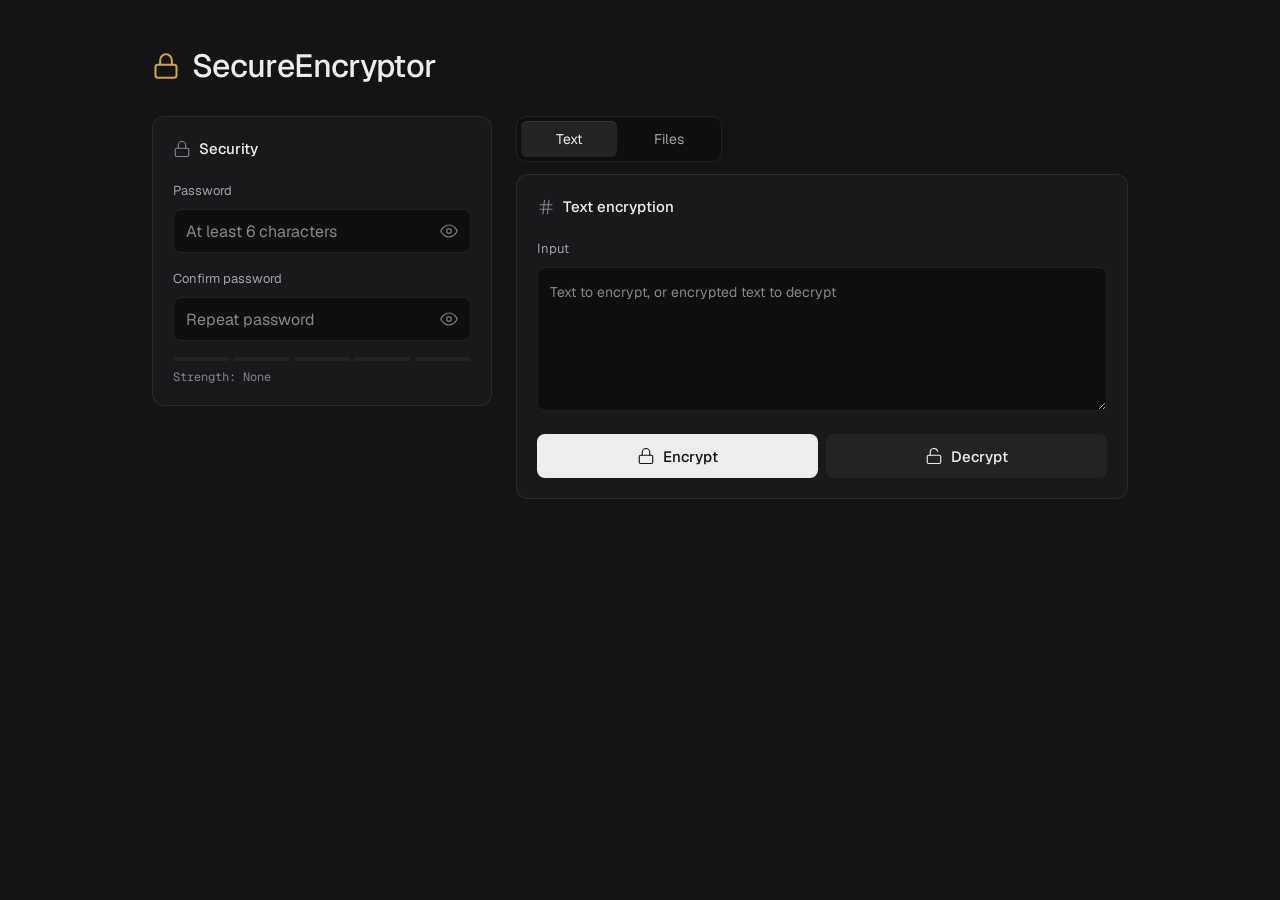
<file: index.html>
<!DOCTYPE html>
<html lang="en">
<head>
    <meta charset="UTF-8">
    <meta name="viewport" content="width=device-width, initial-scale=1.0">
    <meta name="description" content="SecureEncryptor - AES-256-GCM encryption in your browser. Nothing is sent to a server.">
    <meta name="theme-color" content="#141415">
    <title>SecureEncryptor</title>

    <link rel="preload" href="assets/fonts/geist-latin-wght-normal.woff2" as="font" type="font/woff2" crossorigin>
    <link rel="stylesheet" href="css/style.css">
    <link rel="manifest" href="manifest.json">
    <link rel="icon" type="image/svg+xml" href="assets/icon.svg">
</head>
<body>
    <div class="container">
        <header>
            <div class="title-row">
                <svg class="logo" viewBox="0 0 24 24" aria-hidden="true">
                    <rect x="3" y="11" width="18" height="11" rx="2" ry="2"/>
                    <path d="M7 11V7a5 5 0 0 1 10 0v4"/>
                </svg>
                <h1>SecureEncryptor</h1>
            </div>
        </header>

        <div id="alert" class="alert" role="alert" aria-live="polite"></div>

        <div class="layout">
            <!-- Security Card -->
            <section class="card">
                <h2 class="card-title">
                    <svg class="i" viewBox="0 0 24 24" aria-hidden="true">
                        <rect x="3" y="11" width="18" height="11" rx="2" ry="2"/>
                        <path d="M7 11V7a5 5 0 0 1 10 0v4"/>
                    </svg>
                    Security
                </h2>

                <div class="form-group">
                    <label for="password">Password</label>
                    <div class="password-wrapper">
                        <input type="password" id="password" placeholder="At least 6 characters" autocomplete="new-password">
                        <button type="button" class="toggle-password" onclick="app.togglePassword('password')" aria-label="Show password">
                            <svg class="i" viewBox="0 0 24 24" aria-hidden="true">
                                <path d="M1 12s4-8 11-8 11 8 11 8-4 8-11 8-11-8-11-8z"/>
                                <circle cx="12" cy="12" r="3"/>
                            </svg>
                        </button>
                    </div>
                </div>

                <div class="form-group">
                    <label for="confirmPassword">Confirm password</label>
                    <div class="password-wrapper">
                        <input type="password" id="confirmPassword" placeholder="Repeat password" autocomplete="new-password">
                        <button type="button" class="toggle-password" onclick="app.togglePassword('confirmPassword')" aria-label="Show password">
                            <svg class="i" viewBox="0 0 24 24" aria-hidden="true">
                                <path d="M1 12s4-8 11-8 11 8 11 8-4 8-11 8-11-8-11-8z"/>
                                <circle cx="12" cy="12" r="3"/>
                            </svg>
                        </button>
                    </div>
                </div>

                <div class="strength">
                    <div class="pins" id="strengthPins" role="progressbar" aria-label="Password strength" aria-valuenow="0" aria-valuemin="0" aria-valuemax="100" data-level="0">
                        <i></i><i></i><i></i><i></i><i></i>
                    </div>
                    <div class="strength-text" id="strengthText">Strength: None</div>
                </div>
            </section>

            <main>
                <!-- Tabs -->
                <nav class="tabs" role="tablist" aria-label="Encryption modes">
                    <button class="tab active" role="tab" aria-selected="true" id="tab-text" onclick="app.switchTab('text')">Text</button>
                    <button class="tab" role="tab" aria-selected="false" id="tab-file" onclick="app.switchTab('file')">Files</button>
                </nav>

                <!-- Text Tab -->
                <section id="textTab" class="tab-content active" role="tabpanel" aria-labelledby="tab-text">
                    <div class="card">
                        <h2 class="card-title">
                            <svg class="i" viewBox="0 0 24 24" aria-hidden="true">
                                <line x1="4" y1="9" x2="20" y2="9"/>
                                <line x1="4" y1="15" x2="20" y2="15"/>
                                <line x1="10" y1="3" x2="8" y2="21"/>
                                <line x1="16" y1="3" x2="14" y2="21"/>
                            </svg>
                            Text encryption
                        </h2>

                        <div class="form-group">
                            <label for="inputText">Input</label>
                            <textarea id="inputText" placeholder="Text to encrypt, or encrypted text to decrypt"></textarea>
                        </div>

                        <div class="button-group">
                            <button class="btn-primary" onclick="app.encryptText()">
                                <svg class="i" viewBox="0 0 24 24" aria-hidden="true">
                                    <rect x="3" y="11" width="18" height="11" rx="2" ry="2"/>
                                    <path d="M7 11V7a5 5 0 0 1 10 0v4"/>
                                </svg>
                                Encrypt
                            </button>
                            <button class="btn-secondary" onclick="app.decryptText()">
                                <svg class="i" viewBox="0 0 24 24" aria-hidden="true">
                                    <rect x="3" y="11" width="18" height="11" rx="2" ry="2"/>
                                    <path d="M7 11V7a5 5 0 0 1 9.9-1"/>
                                </svg>
                                Decrypt
                            </button>
                        </div>

                        <div id="textResult" class="result-box" aria-live="polite"></div>

                        <div class="button-group" id="textResultActions" style="display: none;">
                            <button class="btn-text" onclick="app.copyResult()">
                                <svg class="i" viewBox="0 0 24 24" aria-hidden="true">
                                    <rect x="9" y="9" width="13" height="13" rx="2" ry="2"/>
                                    <path d="M5 15H4a2 2 0 0 1-2-2V4a2 2 0 0 1 2-2h9a2 2 0 0 1 2 2v1"/>
                                </svg>
                                Copy
                            </button>
                            <button class="btn-text" onclick="app.shareResult()">
                                <svg class="i" viewBox="0 0 24 24" aria-hidden="true">
                                    <circle cx="18" cy="5" r="3"/>
                                    <circle cx="6" cy="12" r="3"/>
                                    <circle cx="18" cy="19" r="3"/>
                                    <line x1="8.59" y1="13.51" x2="15.42" y2="17.49"/>
                                    <line x1="15.41" y1="6.51" x2="8.59" y2="10.49"/>
                                </svg>
                                Share
                            </button>
                            <button class="btn-text" onclick="app.downloadResult()">
                                <svg class="i" viewBox="0 0 24 24" aria-hidden="true">
                                    <path d="M21 15v4a2 2 0 0 1-2 2H5a2 2 0 0 1-2-2v-4"/>
                                    <polyline points="7 10 12 15 17 10"/>
                                    <line x1="12" y1="15" x2="12" y2="3"/>
                                </svg>
                                Download
                            </button>
                        </div>
                    </div>
                </section>

                <!-- File Tab -->
                <section id="fileTab" class="tab-content" role="tabpanel" aria-labelledby="tab-file" hidden>
                    <div class="card">
                        <h2 class="card-title">
                            <svg class="i" viewBox="0 0 24 24" aria-hidden="true">
                                <path d="M14 2H6a2 2 0 0 0-2 2v16a2 2 0 0 0 2 2h12a2 2 0 0 0 2-2V8z"/>
                                <polyline points="14 2 14 8 20 8"/>
                                <line x1="16" y1="13" x2="8" y2="13"/>
                                <line x1="16" y1="17" x2="8" y2="17"/>
                            </svg>
                            File encryption
                        </h2>

                        <div class="file-drop-zone" id="dropZone" onclick="document.getElementById('fileInput').click()">
                            <svg class="i" viewBox="0 0 24 24" aria-hidden="true">
                                <path d="M21 15v4a2 2 0 0 1-2 2H5a2 2 0 0 1-2-2v-4"/>
                                <polyline points="17 8 12 3 7 8"/>
                                <line x1="12" y1="3" x2="12" y2="15"/>
                            </svg>
                            <p><strong>Select a file</strong> or drop it here</p>
                            <p class="file-hint">Up to 2 GB</p>
                            <input type="file" id="fileInput" hidden>
                        </div>

                        <div id="fileInfo" class="file-info" hidden>
                            <svg class="i" viewBox="0 0 24 24" aria-hidden="true">
                                <path d="M14 2H6a2 2 0 0 0-2 2v16a2 2 0 0 0 2 2h12a2 2 0 0 0 2-2V8z"/>
                                <polyline points="14 2 14 8 20 8"/>
                            </svg>
                            <span id="fileName">No file selected</span>
                        </div>

                        <div id="fileProgress" class="progress-container">
                            <div class="progress-bar" role="progressbar" aria-valuenow="0" aria-valuemin="0" aria-valuemax="100">
                                <div class="progress-fill" id="fileProgressFill"></div>
                            </div>
                            <div class="progress-text" id="fileProgressText">0%</div>
                        </div>

                        <div class="button-group">
                            <button class="btn-primary" id="encryptFileBtn" onclick="app.encryptFile()" disabled>
                                <svg class="i" viewBox="0 0 24 24" aria-hidden="true">
                                    <rect x="3" y="11" width="18" height="11" rx="2" ry="2"/>
                                    <path d="M7 11V7a5 5 0 0 1 10 0v4"/>
                                </svg>
                                Encrypt file
                            </button>
                            <button class="btn-secondary" id="decryptFileBtn" onclick="app.decryptFile()" disabled>
                                <svg class="i" viewBox="0 0 24 24" aria-hidden="true">
                                    <rect x="3" y="11" width="18" height="11" rx="2" ry="2"/>
                                    <path d="M7 11V7a5 5 0 0 1 9.9-1"/>
                                </svg>
                                Decrypt file
                            </button>
                        </div>
                    </div>
                </section>
            </main>
        </div>

    </div>

    <script src="js/crypto.js"></script>
    <script src="js/app.js"></script>
</body>
</html>
</file>
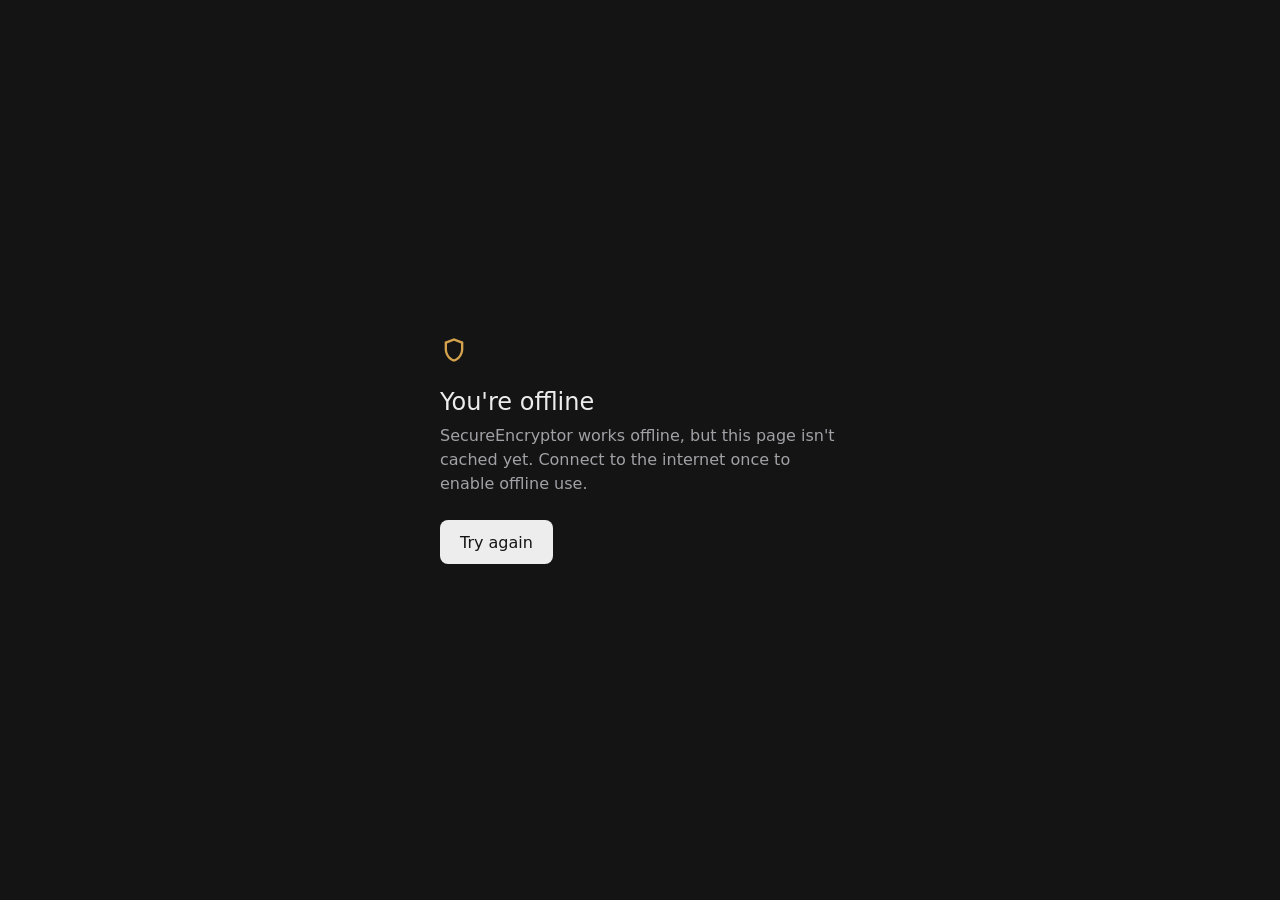
<file: offline.html>
<!DOCTYPE html>
<html lang="en">
<head>
    <meta charset="UTF-8">
    <meta name="viewport" content="width=device-width, initial-scale=1.0">
    <meta name="theme-color" content="#141415">
    <title>Offline - SecureEncryptor</title>
    <style>
        :root { color-scheme: dark; }
        * { margin: 0; padding: 0; box-sizing: border-box; }
        body {
            font-family: system-ui, -apple-system, "Segoe UI", sans-serif;
            display: flex;
            align-items: center;
            justify-content: center;
            min-height: 100vh;
            background: #141415;
            color: #ededed;
            padding: 24px;
        }
        .container { max-width: 400px; }
        .icon { width: 28px; height: 28px; margin-bottom: 20px; fill: #d4a24c; }
        h1 { font-size: 24px; line-height: 28px; font-weight: 500; margin-bottom: 8px; }
        p { color: #a1a1a6; line-height: 24px; margin-bottom: 24px; }
        button {
            height: 44px;
            padding: 0 20px;
            font: inherit;
            font-weight: 500;
            color: #141415;
            background: #ededed;
            border: none;
            border-radius: 8px;
            cursor: pointer;
            transition: background-color 150ms cubic-bezier(0.22, 1, 0.36, 1);
        }
        button:hover { background: #fff; }
        button:focus-visible { outline: 2px solid #d4a24c; outline-offset: 2px; }
    </style>
</head>
<body>
    <div class="container">
        <svg class="icon" viewBox="0 0 24 24" aria-hidden="true"><path d="M12 2L4 5v6.09c0 5.05 3.41 9.76 8 10.91 4.59-1.15 8-5.86 8-10.91V5l-8-3zm6 9.09c0 4-2.55 7.7-6 8.83-3.45-1.13-6-4.82-6-8.83v-4.7l6-2.25 6 2.25v4.7z"/></svg>
        <h1>You're offline</h1>
        <p>SecureEncryptor works offline, but this page isn't cached yet. Connect to the internet once to enable offline use.</p>
        <button onclick="window.location.reload()">Try again</button>
    </div>
</body>
</html>
</file>
<file: css/style.css>
/* Secure Encryptor
   Direction: a vault at night. Graphite surfaces, one brass accent,
   a five-pin strength meter that sets like a lock. */

/* ===== FONTS (self-hosted, work offline) ===== */
@font-face {
    font-family: "Geist";
    src: url("../assets/fonts/geist-latin-wght-normal.woff2") format("woff2");
    font-weight: 100 900;
    font-display: swap;
}

@font-face {
    font-family: "Geist Mono";
    src: url("../assets/fonts/geist-mono-latin-wght-normal.woff2") format("woff2");
    font-weight: 100 900;
    font-display: swap;
}

/* ===== TOKENS ===== */
:root {
    color-scheme: dark;

    --deep: #0f0f10;
    --page: #141415;
    --card: #19191b;
    --raised: #232325;
    --hairline: rgba(237, 237, 237, 0.08);
    --hairline-strong: rgba(237, 237, 237, 0.16);

    --text: #ededed;
    --text-2: #a1a1a6;
    --text-3: #85858b;

    --accent: #d4a24c;
    --positive: #4cc38a;
    --negative: #e5484d;

    --sans: "Geist", system-ui, -apple-system, "Segoe UI", sans-serif;
    --mono: "Geist Mono", ui-monospace, "SF Mono", Menlo, Consolas, monospace;

    --ease: cubic-bezier(0.22, 1, 0.36, 1);
}

/* ===== RESET ===== */
* {
    margin: 0;
    padding: 0;
    box-sizing: border-box;
}

[hidden] {
    display: none !important;
}

/* ===== BASE ===== */
body {
    font-family: var(--sans);
    font-size: 15px;
    line-height: 24px;
    background: var(--page);
    color: var(--text);
    overflow-x: hidden;
    -webkit-font-smoothing: antialiased;
}

:focus-visible {
    outline: 2px solid var(--accent);
    outline-offset: 2px;
}

::selection {
    background: rgba(212, 162, 76, 0.32);
}

/* ===== CONTAINER ===== */
.container {
    width: 100%;
    max-width: 1040px;
    margin: 0 auto;
    padding: 32px 16px 48px;
}

/* ===== HEADER ===== */
header {
    margin-bottom: 32px;
}

.title-row {
    display: flex;
    align-items: center;
    gap: 12px;
}

.logo {
    width: 28px;
    height: 28px;
    flex: none;
    fill: none;
    stroke: var(--accent);
    stroke-width: 1.75;
    stroke-linecap: round;
    stroke-linejoin: round;
}

h1 {
    font-size: 32px;
    line-height: 36px;
    font-weight: 500;
    letter-spacing: -0.02em;
}

/* ===== LAYOUT ===== */
.layout {
    display: grid;
    gap: 24px;
}

/* ===== CARD ===== */
.card {
    width: 100%;
    background: var(--card);
    border: 1px solid var(--hairline);
    border-radius: 12px;
    padding: 20px;
}

.card-title {
    display: flex;
    align-items: center;
    gap: 8px;
    margin-bottom: 20px;
    font-size: 15px;
    line-height: 24px;
    font-weight: 500;
}

/* ===== ICONS ===== */
.i {
    width: 18px;
    height: 18px;
    flex: none;
    fill: none;
    stroke: currentColor;
    stroke-width: 1.5;
    stroke-linecap: round;
    stroke-linejoin: round;
}

.card-title .i {
    color: var(--text-3);
}

/* ===== FORM ===== */
.form-group {
    margin-bottom: 16px;
}

label {
    display: block;
    margin-bottom: 8px;
    font-size: 13px;
    line-height: 20px;
    color: var(--text-2);
}

input,
textarea {
    width: 100%;
    padding: 0 12px;
    height: 44px;
    font-family: var(--mono);
    font-size: 16px; /* prevents zoom on mobile */
    color: var(--text);
    background: var(--deep);
    border: 1px solid var(--hairline);
    border-radius: 8px;
    outline: none;
    transition: border-color 150ms var(--ease), background-color 150ms var(--ease);
}

input::placeholder,
textarea::placeholder {
    font-family: var(--sans);
    color: var(--text-3);
}

input:hover,
textarea:hover {
    border-color: var(--hairline-strong);
}

input:focus-visible,
textarea:focus-visible {
    outline: none;
    border-color: var(--accent);
    box-shadow: 0 0 0 1px var(--accent);
}

textarea {
    height: auto;
    min-height: 144px;
    padding: 12px;
    font-size: 14px;
    line-height: 24px;
    resize: vertical;
}

/* ===== PASSWORD ===== */
.password-wrapper {
    position: relative;
}

.password-wrapper input {
    padding-right: 48px;
}

.toggle-password {
    position: absolute;
    right: 4px;
    top: 50%;
    transform: translateY(-50%);
    width: 36px;
    height: 36px;
    min-height: 0;
    padding: 0;
    flex: none;
    display: flex;
    align-items: center;
    justify-content: center;
    color: var(--text-3);
    background: none;
    border: none;
    border-radius: 6px;
    cursor: pointer;
    transition: color 150ms var(--ease), background-color 150ms var(--ease);
}

.toggle-password:hover {
    color: var(--text);
    background: var(--raised);
}

/* ===== STRENGTH (five pins) ===== */
.strength {
    margin-top: 12px;
}

.pins {
    display: flex;
    gap: 4px;
}

.pins i {
    flex: 1;
    height: 4px;
    border-radius: 2px;
    background: var(--raised);
    transition: background-color 180ms var(--ease);
}

.pins[data-level="1"] i:nth-child(-n + 1),
.pins[data-level="2"] i:nth-child(-n + 2),
.pins[data-level="3"] i:nth-child(-n + 3) {
    background: var(--text-2);
}

.pins[data-level="4"] i:nth-child(-n + 4),
.pins[data-level="5"] i:nth-child(-n + 5) {
    background: var(--accent);
}

.strength-text {
    margin-top: 8px;
    font-family: var(--mono);
    font-size: 12px;
    line-height: 16px;
    color: var(--text-3);
}

/* ===== TABS (segmented) ===== */
.tabs {
    display: flex;
    gap: 4px;
    width: 100%;
    padding: 4px;
    margin-bottom: 12px;
    background: var(--deep);
    border: 1px solid var(--hairline);
    border-radius: 10px;
}

.tab {
    flex: 1;
    height: 36px;
    min-height: 0;
    padding: 0 16px;
    font-family: inherit;
    font-size: 14px;
    color: var(--text-2);
    background: transparent;
    border: none;
    border-radius: 6px;
    cursor: pointer;
    transition: color 150ms var(--ease), background-color 150ms var(--ease);
}

.tab:hover {
    color: var(--text);
}

.tab.active {
    color: var(--text);
    background: var(--raised);
    box-shadow: inset 0 1px 0 rgba(255, 255, 255, 0.08);
}

.tab-content {
    display: none;
}

.tab-content.active {
    display: block;
}

/* ===== BUTTONS ===== */
.button-group {
    display: flex;
    flex-wrap: wrap;
    gap: 8px;
    margin-top: 16px;
}

button {
    font-family: inherit;
    cursor: pointer;
}

.button-group button {
    flex: 1 1 0;
    min-width: 120px;
    height: 44px;
    padding: 0 20px;
    display: inline-flex;
    align-items: center;
    justify-content: center;
    gap: 8px;
    font-size: 15px;
    font-weight: 500;
    border-radius: 8px;
    border: 1px solid transparent;
    transition: color 150ms var(--ease), background-color 150ms var(--ease),
        border-color 150ms var(--ease), transform 150ms var(--ease);
}

.button-group button:active:not(:disabled) {
    transform: scale(0.98);
}

.button-group button:disabled {
    opacity: 0.4;
    cursor: not-allowed;
}

.btn-primary {
    color: var(--page);
    background: var(--text);
}

.btn-primary:hover:not(:disabled) {
    background: #ffffff;
}

.btn-secondary {
    color: var(--text);
    background: var(--raised);
    border-color: var(--hairline-strong);
}

.btn-secondary:hover:not(:disabled) {
    background: #2b2b2e;
}

.button-group .btn-text {
    flex: 0 0 auto;
    min-width: 0;
    height: 36px;
    padding: 0 12px;
    font-size: 14px;
    font-weight: 400;
    color: var(--text-2);
    background: transparent;
}

.button-group .btn-text:hover {
    color: var(--text);
    background: var(--raised);
}

/* ===== RESULT (ciphertext readout) ===== */
.result-box {
    display: none;
    margin-top: 20px;
    padding: 16px;
    font-family: var(--mono);
    font-size: 13px;
    line-height: 24px;
    color: var(--text);
    background: var(--deep);
    border: 1px solid var(--hairline);
    border-radius: 8px;
    word-break: break-all;
    max-height: 288px;
    overflow: auto;
}

.result-box.active {
    display: block;
}

.result-box::before {
    content: "Result";
    display: block;
    margin-bottom: 8px;
    font-size: 12px;
    line-height: 16px;
    color: var(--text-3);
}

/* ===== FILE ===== */
.file-drop-zone {
    display: flex;
    flex-direction: column;
    align-items: center;
    gap: 4px;
    padding: 40px 20px;
    text-align: center;
    color: var(--text-2);
    background: var(--deep);
    border: 1px dashed var(--hairline-strong);
    border-radius: 8px;
    cursor: pointer;
    transition: border-color 150ms var(--ease), background-color 150ms var(--ease);
}

.file-drop-zone:hover {
    background: #121213;
}

.file-drop-zone.dragover {
    border-color: var(--accent);
    background: var(--raised);
}

.file-drop-zone .i {
    width: 24px;
    height: 24px;
    margin-bottom: 8px;
    color: var(--text-3);
}

.file-drop-zone p {
    font-size: 14px;
    line-height: 20px;
}

.file-drop-zone strong {
    font-weight: 500;
    color: var(--text);
}

.file-hint {
    font-family: var(--mono);
    font-size: 12px;
    line-height: 16px;
    color: var(--text-3);
}

.file-info {
    display: flex;
    align-items: center;
    gap: 8px;
    margin-top: 16px;
    padding: 12px;
    font-family: var(--mono);
    font-size: 13px;
    line-height: 20px;
    color: var(--text);
    background: var(--deep);
    border: 1px solid var(--hairline);
    border-radius: 8px;
}

.file-info .i {
    color: var(--text-3);
}

#fileName {
    min-width: 0;
    overflow: hidden;
    text-overflow: ellipsis;
    white-space: nowrap;
}

/* ===== PROGRESS ===== */
.progress-container {
    display: none;
    margin-top: 16px;
}

.progress-container.active {
    display: block;
}

.progress-bar {
    height: 4px;
    background: var(--raised);
    border-radius: 2px;
    overflow: hidden;
}

.progress-fill {
    height: 100%;
    width: 0%;
    background: var(--text);
    transform-origin: left;
}

.progress-text {
    margin-top: 8px;
    font-family: var(--mono);
    font-size: 12px;
    line-height: 16px;
    color: var(--text-3);
    font-variant-numeric: tabular-nums;
}

/* ===== ALERT (toast) ===== */
.alert {
    position: fixed;
    left: 16px;
    right: 16px;
    bottom: 24px;
    z-index: 10;
    max-width: 420px;
    margin: 0 auto;
    padding: 12px 16px 12px 36px;
    font-size: 14px;
    line-height: 20px;
    color: var(--text);
    background: var(--raised);
    border: 1px solid var(--hairline-strong);
    border-radius: 10px;
    box-shadow: 0 8px 24px rgba(0, 0, 0, 0.4);
    opacity: 0;
    visibility: hidden;
    transform: translateY(8px);
    transition: opacity 180ms var(--ease), transform 180ms var(--ease),
        visibility 0s linear 180ms;
}

.alert::before {
    content: "";
    position: absolute;
    left: 16px;
    top: 18px;
    width: 8px;
    height: 8px;
    border-radius: 50%;
    background: var(--text-3);
}

.alert.active {
    opacity: 1;
    visibility: visible;
    transform: none;
    transition-delay: 0s;
}

.alert-success::before {
    background: var(--positive);
}

.alert-error::before {
    background: var(--negative);
}

/* ===== DESKTOP ===== */
@media (min-width: 900px) {
    .container {
        padding: 48px 32px 64px;
    }

    .layout {
        grid-template-columns: 340px minmax(0, 1fr);
        align-items: start;
    }

    .layout > .card:first-child {
        position: sticky;
        top: 24px;
    }

    .tabs {
        width: auto;
        display: inline-flex;
    }

    .tab {
        flex: none;
        min-width: 96px;
    }
}

/* ===== MOBILE ===== */
@media (max-width: 480px) {
    .card {
        padding: 16px;
    }

    h1 {
        font-size: 28px;
        line-height: 32px;
    }

    .button-group .btn-text {
        flex: 1 1 0;
    }
}

/* ===== ENTRANCE (one short fade and rise) ===== */
@media (prefers-reduced-motion: no-preference) {
    @keyframes rise {
        from {
            opacity: 0;
            transform: translateY(8px);
        }
        to {
            opacity: 1;
            transform: none;
        }
    }

    header,
    .layout > * {
        animation: rise 400ms var(--ease) both;
    }

    .layout > :nth-child(1) {
        animation-delay: 50ms;
    }

    .layout > :nth-child(2) {
        animation-delay: 100ms;
    }
}
</file>
